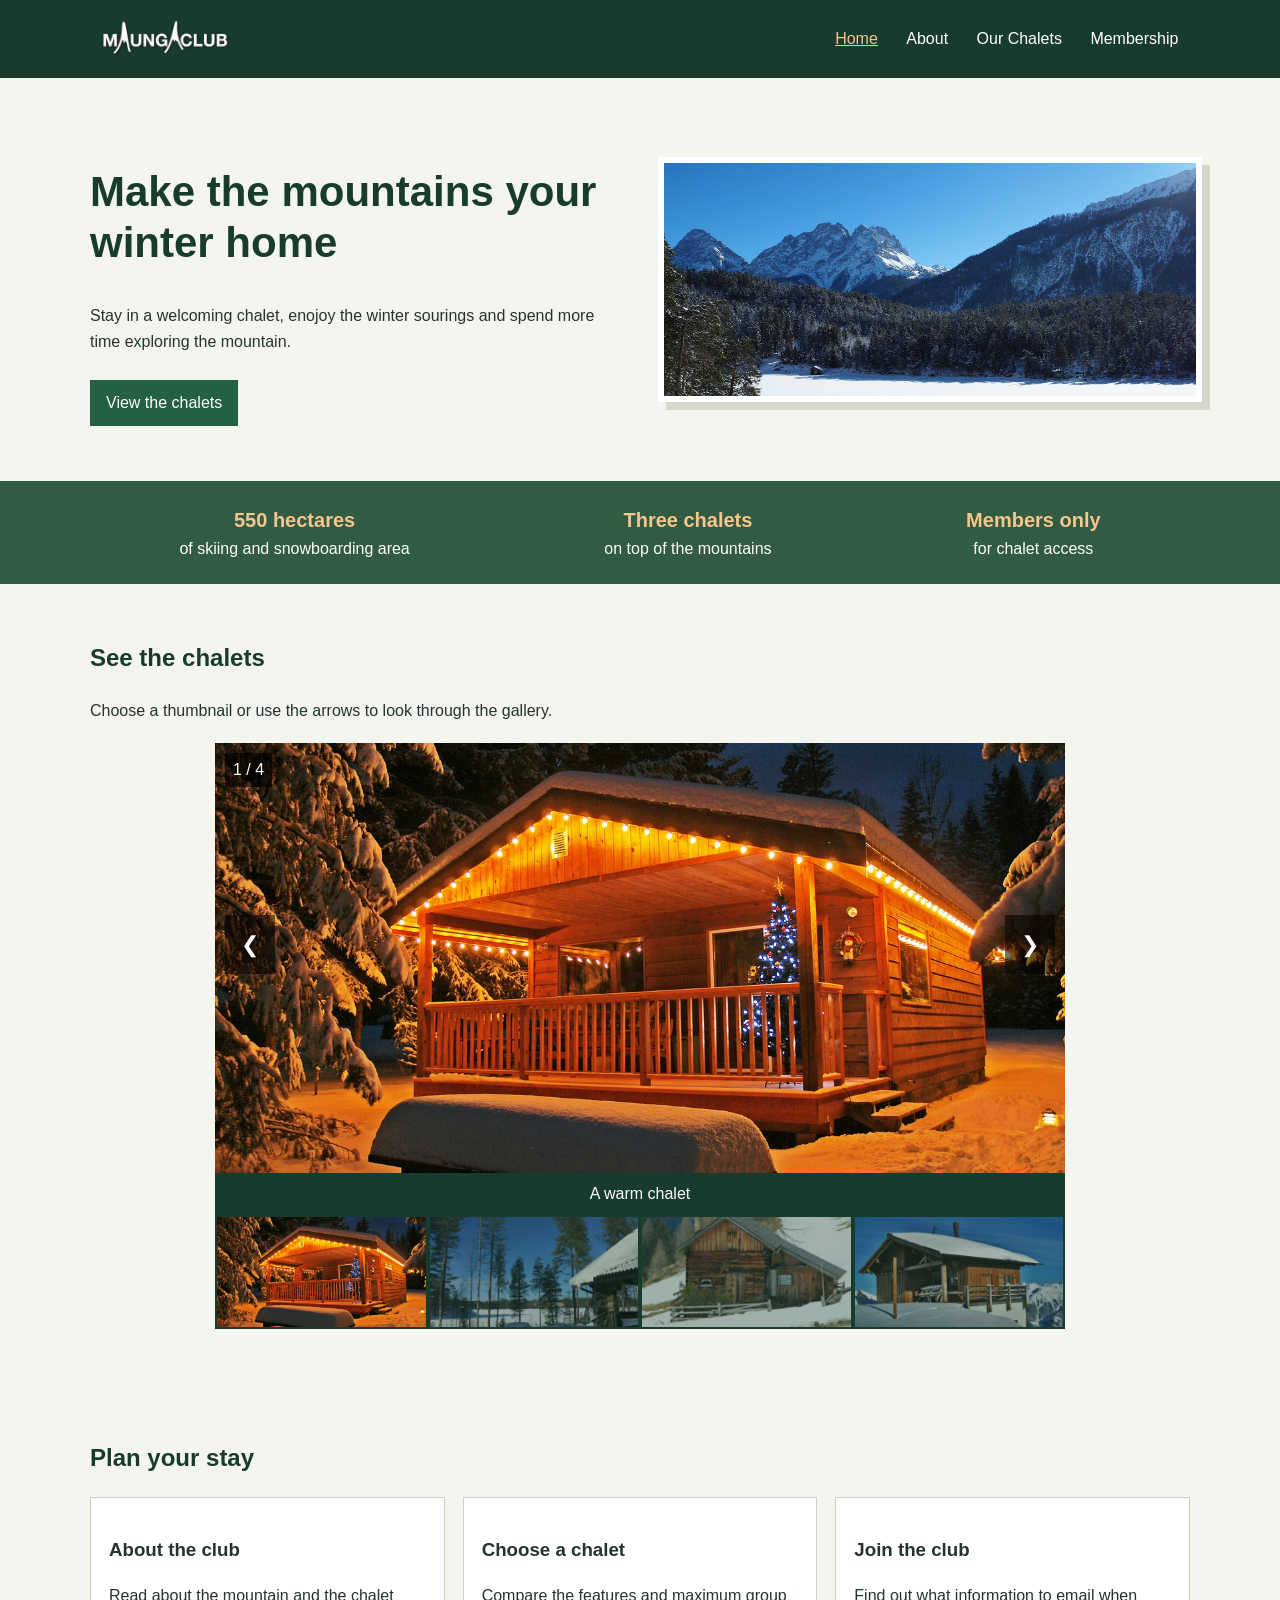
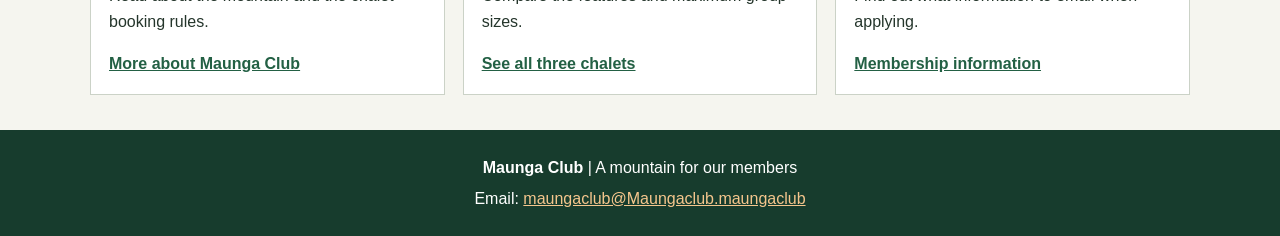
<file: index.html>
<!doctype html>
<!--This is the home page for your website-->
<html lang="en">

<head>
    <meta charset="UTF-8">
    <meta name="viewport" content="width=device-width, initial-scale=1.0">
    <title>Maunga Club | Home</title>
    <link rel="stylesheet" href="css/main.css">
</head>

<body>
    <header>
        <a class="logo" href="index.html"><img src="pics/Maunga_Club_white.png" alt="Maunga Club logo"></a>
        <nav>
            <a href="index.html" class="current-page">Home</a>
            <a href="About.html">About</a>
            <a href="Chalets.html">Our Chalets</a>
            <a href="Contact.html">Membership</a>
        </nav>
    </header>

    <main>
        <section class=hero>
            <div>
                <h1> Make the mountains your winter home</h1>
                <p>Stay in a welcoming chalet, enojoy the winter sourings and spend more time exploring the mountain.
                </p>
                <a class="button" href="Chalets.html">View the chalets</a>
            </div>
            <img src="pics/mountain_view_1.jpg" alt="A warm chalet">
        </section>

        <section class="facts">
            <p><strong> 550 hectares</strong><br>of skiing and snowboarding area</p>
            <p><strong>Three chalets</strong><br>on top of the mountains</p>
            <p><strong>Members only</strong><br>for chalet access</p>
        </section>

        <section class="slideshow-section">
            <h2>See the chalets</h2>
            <p>Choose a thumbnail or use the arrows to look through the gallery.</p>

            <div class="container">
                <input class="slide-radio" type="radio" name="photo" id="photo1" checked
                    aria-label="Show photo 1: Maunga Club chalet">
                <input class="slide-radio" type="radio" name="photo" id="photo2"
                    aria-label="Show photo 2: Kererū chalet">
                <input class="slide-radio" type="radio" name="photo" id="photo3"
                    aria-label="Show photo 3: Kākāpō chalet">
                <input class="slide-radio" type="radio" name="photo" id="photo4"
                    aria-label="Show photo 4: Pūkeko chalet">

                <div class="slides">
                    <div class="mySlides slide1">
                        <div class="numbertext">1 / 4</div>
                        <img src="pics/maunga_club_cabin.jpg" alt="Maunga Club Cabin">
                        <label class="prev" for="photo4" aria-label="Previous photo">&#10094;</label>
                        <label class="next" for="photo2" aria-label="Next photo">&#10095;</label>
                    </div>

                    <div class="mySlides slide2">
                        <div class="numbertext">2 / 4</div>
                        <img src="pics/kereru/cabin_exterior.jpg" alt="Kererū chalet">
                        <label class="prev" for="photo1" aria-label="Previous photo">&#10094;</label>
                        <label class="next" for="photo3" aria-label="Next photo">&#10095;</label>
                    </div>

                    <div class="mySlides slide3">
                        <div class="numbertext">3 / 4</div>
                        <img src="pics/kakapo/cabin_exterior_thumb.jpg" alt="Kākāpō chalet with a large deck">
                        <label class="prev" for="photo2" aria-label="Previous photo">&#10094;</label>
                        <label class="next" for="photo4" aria-label="Next photo">&#10095;</label>
                    </div>

                    <div class="mySlides slide4">
                        <div class="numbertext">4 / 4</div>
                        <img src="pics/pukeko/chalet_exterior.jpg" alt="Pūkeko chalet among snowy trees">
                        <label class="prev" for="photo3" aria-label="Previous photo">&#10094;</label>
                        <label class="next" for="photo1" aria-label="Next photo">&#10095;</label>
                    </div>
                </div>

                <div class="caption-container">
                    <p class="caption caption1">A warm chalet </p>
                    <p class="caption caption2">Kererū chalet in the mountains</p>
                    <p class="caption caption3">Kākāpō chalet with a large deck</p>
                    <p class="caption caption4">Pūkeko chalet among trees</p>
                </div>

                <div class="thumbnail-row">
                    <label for="photo1"><img src="pics/maunga_club_cabin.jpg" alt="" title="Maunga Club chalet"></label>
                    <label for="photo2"><img src="pics/kereru/cabin_exterior.jpg" alt="" title="Kererū chalet"></label>
                    <label for="photo3"><img src="pics/kakapo/cabin_exterior_thumb.jpg" alt=""
                            title="Kākāpō chalet"></label>
                    <label for="photo4"><img src="pics/pukeko/chalet_exterior.jpg" alt="" title="Pūkeko chalet"></label>
                </div>
        </section>

        <section class="home-links">
            <h2>Plan your stay</h2>
            <div class="card-grid">
                <article class="card">
                    <h3>About the club</h3>
                    <p>Read about the mountain and the chalet booking rules.</p>
                    <a href="About.html">More about Maunga Club</a>
                </article>
                <article class="card">
                    <h3>Choose a chalet</h3>
                    <p>Compare the features and maximum group sizes.</p>
                    <a href="Chalets.html">See all three chalets</a>
                </article>
                <article class="card">
                    <h3>Join the club</h3>
                    <p>Find out what information to email when applying.</p>
                    <a href="Contact.html">Membership information</a>
                </article>
            </div>
        </section>
    </main>

    <footer>
        <p><strong>Maunga Club</strong> | A mountain for our members</p>
        <p>Email: <a href="mailto:maungaclub@maungaclub.maungaclub">maungaclub@Maungaclub.maungaclub</a></p>
    </footer>
</body>

</html>
</file>
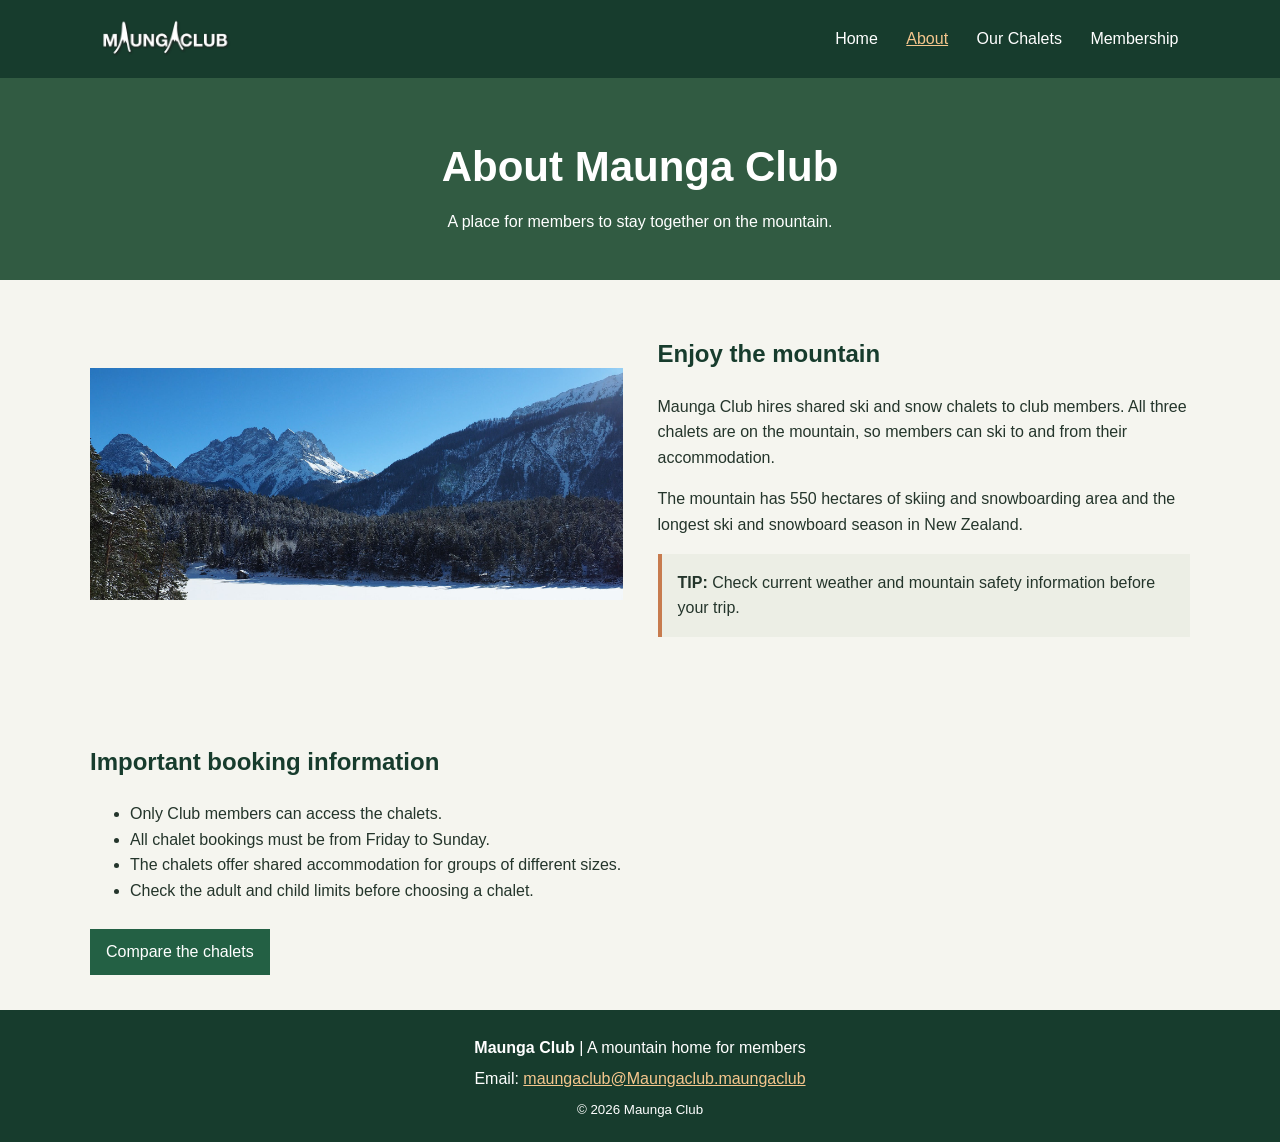
<file: About.html>
<!doctype html>
<!--This is the home page for your website-->
<html lang="en">

<head>
    <meta charset="UTF-8">
    <meta name="viewport" content="width=device-width, initial-scale=1.0">
    <title>Maunga Club | About</title>
    <link rel="stylesheet" href="css/main.css">
</head>

<body>
    <header>
        <a class="logo" href="index.html"><img src="pics/Maunga_Club_white.png" alt="Maunga Club logo"></a>
        <nav>
            <a href="index.html">Home</a>
            <a href="About.html" class="current-page">About</a>
            <a href="Chalets.html">Our Chalets</a>
            <a href="Contact.html">Membership</a>
        </nav>
    </header>

    <main>
        <section class="page-heading">
            <h1>About Maunga Club</h1>
            <p>A place for members to stay together on the mountain.</p>
        </section>

        <section class="content two-columns">
            <img src="pics/mountain_view_1.jpg" alt="A chalet glowing in the evening snow">
            <div>
                <h2>Enjoy the mountain</h2>
                <p>Maunga Club hires shared ski and snow chalets to club members. All three chalets are on the mountain,
                    so members can ski to and from their accommodation.</p>
                <p>The mountain has 550 hectares of skiing and snowboarding area and the longest ski and snowboard
                    season in New Zealand.</p>
                <p class="note"><strong>TIP:</strong> Check current weather and mountain safety information before your
                    trip.</p>
            </div>
        </section>

        <section class="content">
            <h2>Important booking information</h2>
            <ul>
                <li>Only Club members can access the chalets.</li>
                <li>All chalet bookings must be from Friday to Sunday.</li>
                <li>The chalets offer shared accommodation for groups of different sizes.</li>
                <li>Check the adult and child limits before choosing a chalet.</li>
            </ul>
            <a class="button" href="Chalets.html">Compare the chalets</a>
        </section>
    </main>

    <footer>
        <p><strong>Maunga Club</strong> | A mountain home for members</p>
        <p>Email: <a href="mailto:maungaclub@maungaclub.maungaclub">maungaclub@Maungaclub.maungaclub</a></p>
        <small>© 2026 Maunga Club</small>
    </footer>
</body>

</html>
</file>
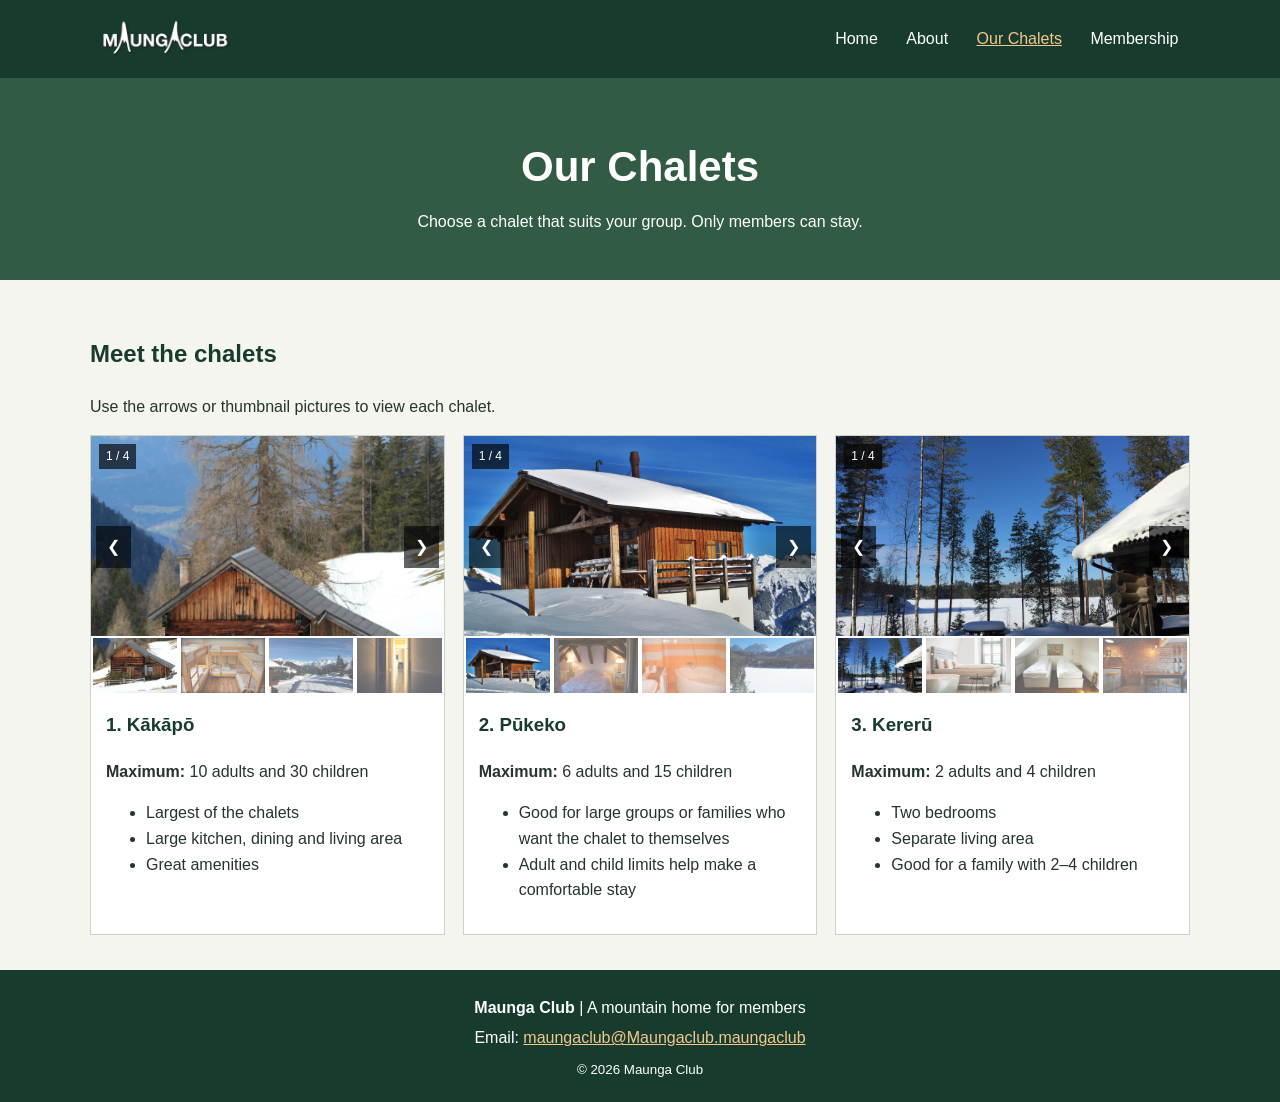
<file: Chalets.html>
<!doctype html>
<!--This is the home page for your website-->
<html lang="en">

<head>
    <meta charset="UTF-8">
    <meta name="viewport" content="width=device-width, initial-scale=1.0">
    <title>Maunga Club | Our Chalets</title>
    <link rel="stylesheet" href="css/main.css">
</head>

<body>
    <header>
        <a class="logo" href="index.html"><img src="pics/Maunga_Club_white.png" alt="Maunga Club logo"></a>
        <nav>
            <a href="index.html">Home</a>
            <a href="About.html">About</a>
            <a href="Chalets.html" class="current-page">Our Chalets</a>
            <a href="Contact.html">Membership</a>
        </nav>
    </header>

    <main>
        <section class="page-heading">
            <h1>Our Chalets</h1>
            <p>Choose a chalet that suits your group. Only members can stay.</p>
        </section>

        <section class="content">
            <h2>Meet the chalets</h2>
            <p>Use the arrows or thumbnail pictures to view each chalet.</p>

            <div class="chalet-grid">
                <article class="chalet-card">
                    <div class="mini-gallery">
                        <input class="mini-radio" type="radio" name="kakapo" id="kakapo1" checked
                            aria-label="Show Kākāpō photo 1">
                        <div class="mini-slide">
                            <img src="pics/kakapo/cabin_exterior.jpg" alt="Outside of Kākāpō chalet">
                            <span class="mini-number">1 / 4</span>
                            <label class="mini-prev" for="kakapo4" aria-label="Previous Kākāpō photo">&#10094;</label>
                            <label class="mini-next" for="kakapo2" aria-label="Next Kākāpō photo">&#10095;</label>
                        </div>
                        <input class="mini-radio" type="radio" name="kakapo" id="kakapo2"
                            aria-label="Show Kākāpō photo 2">
                        <div class="mini-slide">
                            <img src="pics/kakapo/bunk_room.jpg" alt="Bunk room inside Kākāpō chalet">
                            <span class="mini-number">2 / 4</span>
                            <label class="mini-prev" for="kakapo1" aria-label="Previous Kākāpō photo">&#10094;</label>
                            <label class="mini-next" for="kakapo3" aria-label="Next Kākāpō photo">&#10095;</label>
                        </div>
                        <input class="mini-radio" type="radio" name="kakapo" id="kakapo3"
                            aria-label="Show Kākāpō photo 3">
                        <div class="mini-slide">
                            <img src="pics/kakapo/cabin_view.jpg" alt="View from Kākāpō chalet">
                            <span class="mini-number">3 / 4</span>
                            <label class="mini-prev" for="kakapo2" aria-label="Previous Kākāpō photo">&#10094;</label>
                            <label class="mini-next" for="kakapo4" aria-label="Next Kākāpō photo">&#10095;</label>
                        </div>
                        <input class="mini-radio" type="radio" name="kakapo" id="kakapo4"
                            aria-label="Show Kākāpō photo 4">
                        <div class="mini-slide">
                            <img src="pics/kakapo/hallway.jpg" alt="Hallway inside Kākāpō chalet">
                            <span class="mini-number">4 / 4</span>
                            <label class="mini-prev" for="kakapo3" aria-label="Previous Kākāpō photo">&#10094;</label>
                            <label class="mini-next" for="kakapo1" aria-label="Next Kākāpō photo">&#10095;</label>
                        </div>
                        <div class="mini-thumbnails">
                            <label for="kakapo1"><img src="pics/kakapo/cabin_exterior_thumb.jpg" alt=""
                                    title="Kākāpō chalet exterior"></label>
                            <label for="kakapo2"><img src="pics/kakapo/bunk_room_thumb.jpg" alt=""
                                    title="Kākāpō bunk room"></label>
                            <label for="kakapo3"><img src="pics/kakapo/cabin_view_thumb.jpg" alt=""
                                    title="View from Kākāpō"></label>
                            <label for="kakapo4"><img src="pics/kakapo/hallway_thumb.jpg" alt=""
                                    title="Kākāpō hallway"></label>
                        </div>
                    </div>

                    <div class="chalet-info">
                        <h3>1. Kākāpō</h3>
                        <p><strong>Maximum:</strong> 10 adults and 30 children</p>
                        <ul>
                            <li>Largest of the chalets</li>
                            <li>Large kitchen, dining and living area</li>
                            <li>Great amenities</li>
                        </ul>
                    </div>
                </article>

                <article class="chalet-card">
                    <div class="mini-gallery">
                        <input class="mini-radio" type="radio" name="pukeko" id="pukeko1" checked
                            aria-label="Show Pūkeko photo 1">
                        <div class="mini-slide">
                            <img src="pics/pukeko/chalet_exterior.jpg" alt="Outside of Pūkeko chalet">
                            <span class="mini-number">1 / 4</span>
                            <label class="mini-prev" for="pukeko4" aria-label="Previous Pūkeko photo">&#10094;</label>
                            <label class="mini-next" for="pukeko2" aria-label="Next Pūkeko photo">&#10095;</label>
                        </div>
                        <input class="mini-radio" type="radio" name="pukeko" id="pukeko2"
                            aria-label="Show Pūkeko photo 2">
                        <div class="mini-slide">
                            <img src="pics/pukeko/adult_bedroom.jpg" alt="Adult bedroom inside Pūkeko chalet">
                            <span class="mini-number">2 / 4</span>
                            <label class="mini-prev" for="pukeko1" aria-label="Previous Pūkeko photo">&#10094;</label>
                            <label class="mini-next" for="pukeko3" aria-label="Next Pūkeko photo">&#10095;</label>
                        </div>
                        <input class="mini-radio" type="radio" name="pukeko" id="pukeko3"
                            aria-label="Show Pūkeko photo 3">
                        <div class="mini-slide">
                            <img src="pics/pukeko/bathroom.jpg" alt="Bathroom inside Pūkeko chalet">
                            <span class="mini-number">3 / 4</span>
                            <label class="mini-prev" for="pukeko2" aria-label="Previous Pūkeko photo">&#10094;</label>
                            <label class="mini-next" for="pukeko4" aria-label="Next Pūkeko photo">&#10095;</label>
                        </div>
                        <input class="mini-radio" type="radio" name="pukeko" id="pukeko4"
                            aria-label="Show Pūkeko photo 4">
                        <div class="mini-slide">
                            <img src="pics/pukeko/chalet_view.jpg" alt="View from Pūkeko chalet">
                            <span class="mini-number">4 / 4</span>
                            <label class="mini-prev" for="pukeko3" aria-label="Previous Pūkeko photo">&#10094;</label>
                            <label class="mini-next" for="pukeko1" aria-label="Next Pūkeko photo">&#10095;</label>
                        </div>
                        <div class="mini-thumbnails">
                            <label for="pukeko1"><img src="pics/pukeko/chalet_exterior_thumb.jpg" alt=""
                                    title="Pūkeko chalet exterior"></label>
                            <label for="pukeko2"><img src="pics/pukeko/adult_bedroom_thumb.jpg" alt=""
                                    title="Pūkeko adult bedroom"></label>
                            <label for="pukeko3"><img src="pics/pukeko/bathroom_thumb.jpg" alt=""
                                    title="Pūkeko bathroom"></label>
                            <label for="pukeko4"><img src="pics/pukeko/chalet_view_thumb.jpg" alt=""
                                    title="View from Pūkeko"></label>
                        </div>
                    </div>
                    <div class="chalet-info">
                        <h3>2. Pūkeko</h3>
                        <p><strong>Maximum:</strong> 6 adults and 15 children</p>
                        <ul>
                            <li>Good for large groups or families who want the chalet to themselves</li>
                            <li>Adult and child limits help make a comfortable stay</li>
                        </ul>
                    </div>
                </article>

                <article class="chalet-card">
                    <div class="mini-gallery">
                        <input class="mini-radio" type="radio" name="kereru" id="kereru1" checked
                            aria-label="Show Kererū photo 1">
                        <div class="mini-slide">
                            <img src="pics/kereru/cabin_exterior.jpg" alt="Outside of Kererū chalet">
                            <span class="mini-number">1 / 4</span>
                            <label class="mini-prev" for="kereru4" aria-label="Previous Kererū photo">&#10094;</label>
                            <label class="mini-next" for="kereru2" aria-label="Next Kererū photo">&#10095;</label>
                        </div>
                        <input class="mini-radio" type="radio" name="kereru" id="kereru2"
                            aria-label="Show Kererū photo 2">
                        <div class="mini-slide">
                            <img src="pics/kereru/adult_bedroom.jpg" alt="Adult bedroom inside Kererū chalet">
                            <span class="mini-number">2 / 4</span>
                            <label class="mini-prev" for="kereru1" aria-label="Previous Kererū photo">&#10094;</label>
                            <label class="mini-next" for="kereru3" aria-label="Next Kererū photo">&#10095;</label>
                        </div>
                        <input class="mini-radio" type="radio" name="kereru" id="kereru3"
                            aria-label="Show Kererū photo 3">
                        <div class="mini-slide">
                            <img src="pics/kereru/kids_bedroom.jpg" alt="Children's bedroom inside Kererū chalet">
                            <span class="mini-number">3 / 4</span>
                            <label class="mini-prev" for="kereru2" aria-label="Previous Kererū photo">&#10094;</label>
                            <label class="mini-next" for="kereru4" aria-label="Next Kererū photo">&#10095;</label>
                        </div>
                        <input class="mini-radio" type="radio" name="kereru" id="kereru4"
                            aria-label="Show Kererū photo 4">
                        <div class="mini-slide">
                            <img src="pics/kereru/kitchen.jpg" alt="Kitchen inside Kererū chalet">
                            <span class="mini-number">4 / 4</span>
                            <label class="mini-prev" for="kereru3" aria-label="Previous Kererū photo">&#10094;</label>
                            <label class="mini-next" for="kereru1" aria-label="Next Kererū photo">&#10095;</label>
                        </div>
                        <div class="mini-thumbnails">
                            <label for="kereru1"><img src="pics/kereru/cabin_exterior_thumb.jpg" alt=""
                                    title="Kererū chalet exterior"></label>
                            <label for="kereru2"><img src="pics/kereru/adult_bedroom_thumb.jpg" alt=""
                                    title="Kererū adult bedroom"></label>
                            <label for="kereru3"><img src="pics/kereru/kids_bedroom_thumb.jpg" alt=""
                                    title="Kererū children's bedroom"></label>
                            <label for="kereru4"><img src="pics/kereru/kitchen_thumb.jpg" alt=""
                                    title="Kererū kitchen"></label>
                        </div>
                    </div>
                    <div class="chalet-info">
                        <h3>3. Kererū</h3>
                        <p><strong>Maximum:</strong> 2 adults and 4 children</p>
                        <ul>
                            <li>Two bedrooms</li>
                            <li>Separate living area</li>
                            <li>Good for a family with 2–4 children</li>
                        </ul>
                    </div>
                </article>
            </div>
        </section>

    </main>

    <footer>
        <p><strong>Maunga Club</strong> | A mountain home for members</p>
        <p>Email: <a href="mailto:maungaclub@maungaclub.maungaclub">maungaclub@Maungaclub.maungaclub</a></p>
        <small>© 2026 Maunga Club</small>
    </footer>
</body>

</html>
</file>
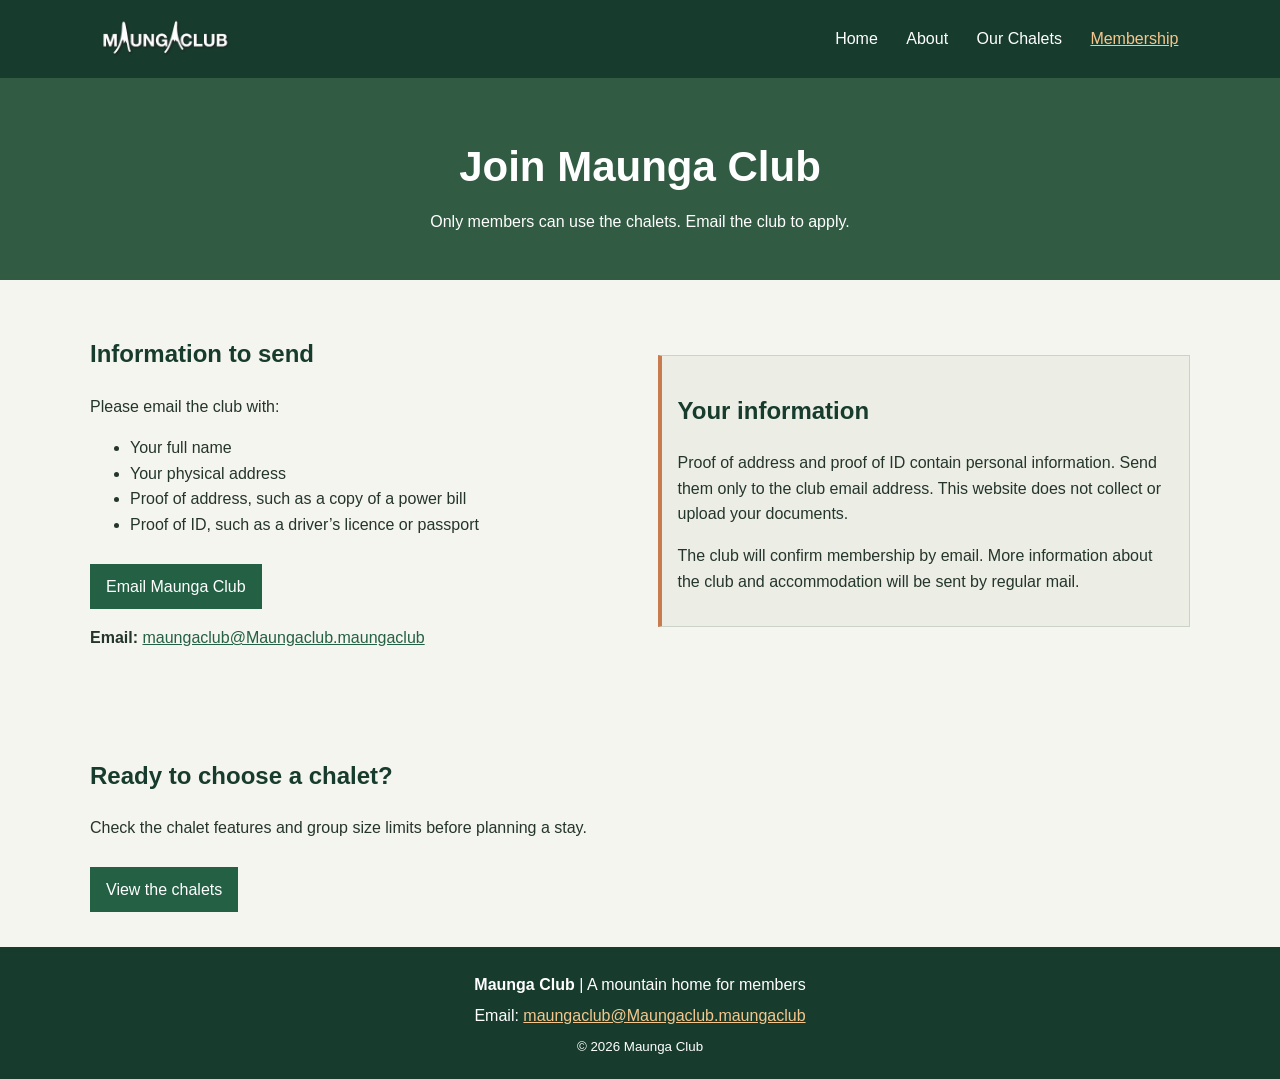
<file: Contact.html>
<!doctype html>
<!--This is the home page for your website-->
<html lang="en">

<head>
    <meta charset="UTF-8">
    <meta name="viewport" content="width=device-width, initial-scale=1.0">
    <title>Maunga Club | Membership</title>
    <link rel="stylesheet" href="css/main.css">
</head>

<body>
    <header>
        <a class="logo" href="index.html"><img src="pics/Maunga_Club_white.png" alt="Maunga Club logo"></a>
        <nav>
            <a href="index.html">Home</a>
            <a href="About.html">About</a>
            <a href="Chalets.html">Our Chalets</a>
            <a href="Contact.html" class="current-page">Membership</a>
        </nav>
    </header>

    <main>
        <section class="page-heading">
            <h1>Join Maunga Club</h1>
            <p>Only members can use the chalets. Email the club to apply.</p>
        </section>

        <section class="content two-columns">
            <div>
                <h2>Information to send</h2>
                <p>Please email the club with:</p>
                <ul>
                    <li>Your full name</li>
                    <li>Your physical address</li>
                    <li>Proof of address, such as a copy of a power bill</li>
                    <li>Proof of ID, such as a driver’s licence or passport</li>
                </ul>
                <p><a class="button"
                        href="mailto:maungaclub@maungaclub.maungaclub?subject=Maunga%20Club%20membership">Email Maunga
                        Club</a></p>
                <p><strong>Email:</strong> <a
                        href="mailto:maungaclub@maungaclub.maungaclub">maungaclub@Maungaclub.maungaclub</a></p>
            </div>

            <aside class="privacy-note">
                <h2>Your information</h2>
                <p>Proof of address and proof of ID contain personal information. Send them only to the club email
                    address. This website does not collect or upload your documents.</p>
                <p>The club will confirm membership by email. More information about the club and accommodation will be
                    sent by regular mail.</p>
            </aside>
        </section>

        <section class="content">
            <h2>Ready to choose a chalet?</h2>
            <p>Check the chalet features and group size limits before planning a stay.</p>
            <a class="button" href="Chalets.html">View the chalets</a>
        </section>
    </main>

    <footer>
        <p><strong>Maunga Club</strong> | A mountain home for members</p>
        <p>Email: <a href="mailto:maungaclub@maungaclub.maungaclub">maungaclub@Maungaclub.maungaclub</a></p>
        <small>© 2026 Maunga Club</small>
    </footer>
</body>

</html>
</file>
<file: css/main.css>
body {
    margin: 0;
    color: #24352b;
    background-color: #f5f5ef;
    font-family: "Roboto", Arial, sans-serif;
    line-height: 1.6;
}

img {
    max-width: 100%;
}

header {
    display: flex;
    justify-content: space-between;
    align-items: center;
    padding: 18px 7%;
    color: white;
    background-color: #173c2d;
}

.logo {
    display: inline-block;
    flex-shrink: 0;
}

.logo img {
    display: block;
    width: 150px;
    height: 40px;
    object-fit: contain;
}

nav a {
    display: inline-block;
    padding: 8px 12px;
    color: white;
    text-decoration: none;
}

nav a:hover,
nav a.current-page {
    color: #f5c68d;
    text-decoration: underline;
}

a {
    color: #236044;
}

a:hover {
    color: #a94f2e;
}

.hero {
    display: grid;
    grid-template-columns: 1fr 1fr;
    align-items: center;
    gap: 35px;
    max-width: 1100px;
    margin: 0 auto;
    padding: 55px 7%;
}

.hero h1,
.page-heading h1 {
    color: #173c2d;
    font-size: 42px;
    line-height: 1.2;
}

.hero img {
    width: 100%;
    border: 6px solid white;
    box-shadow: 8px 8px #d5d9cd;
}

.button {
    display: inline-block;
    margin-top: 10px;
    padding: 10px 16px;
    color: white;
    background-color: #236044;
    text-decoration: none;
}

.button:hover {
    color: white;
    background-color: #a94f2e;
}

.facts {
    display: flex;
    justify-content: space-around;
    gap: 15px;
    padding: 15px 7%;
    color: white;
    background-color: #315b42;
    text-align: center;
}

.facts p {
    margin: 8px;
}

.facts strong {
    color: #f5c68d;
    font-size: 20px;
}

.slideshow-section,
.content,
.home-links {
    max-width: 1100px;
    margin: 0 auto;
    padding: 35px 7%;
}

h2 {
    color: #173c2d;
}

.container {
    position: relative;
    max-width: 850px;
    margin: 20px auto;
}

.slide-radio {
    position: absolute;
    width: 1px;
    height: 1px;
    opacity: 0;
}

.mySlides {
    display: none;
    position: relative;
}

#photo1:checked~.slides .slide1,
#photo2:checked~.slides .slide2,
#photo3:checked~.slides .slide3,
#photo4:checked~.slides .slide4 {
    display: block;
}

.mySlides img {
    display: block;
    width: 100%;
    height: 430px;
    object-fit: cover;
}

.numbertext {
    position: absolute;
    top: 10px;
    left: 10px;
    padding: 4px 8px;
    color: white;
    background-color: rgba(0, 0, 0, 0.65);
}

.prev,
.next {
    position: absolute;
    top: 40%;
    padding: 12px 16px;
    border: none;
    color: white;
    background-color: rgba(0, 0, 0, 0.55);
    cursor: pointer;
    font-size: 22px;
    user-select: none;
}

.prev {
    left: 10px;
}

.next {
    right: 10px;
}

.prev:hover,
.next:hover {
    background-color: rgba(0, 0, 0, 0.85);
}

.caption-container {
    padding: 8px;
    color: white;
    background-color: #173c2d;
    text-align: center;
}

.caption-container p {
    min-height: 24px;
    margin: 0;
}

.caption {
    display: none;
}

#photo1:checked~.caption-container .caption1,
#photo2:checked~.caption-container .caption2,
#photo3:checked~.caption-container .caption3,
#photo4:checked~.caption-container .caption4 {
    display: block;
}

.thumbnail-row {
    display: flex;
}

.thumbnail-row label {
    display: block;
    width: 25%;
    border: 2px solid #173c2d;
    background-color: #173c2d;
    cursor: pointer;
}

.thumbnail-row img {
    display: block;
    width: 100%;
    height: 110px;
    object-fit: cover;
    opacity: 0.6;
}

.thumbnail-row label:hover img {
    opacity: 1;
}

#photo1:checked~.thumbnail-row label[for="photo1"] img,
#photo2:checked~.thumbnail-row label[for="photo2"] img,
#photo3:checked~.thumbnail-row label[for="photo3"] img,
#photo4:checked~.thumbnail-row label[for="photo4"] img {
    opacity: 1;
}

#photo1:focus-visible~.thumbnail-row label[for="photo1"],
#photo2:focus-visible~.thumbnail-row label[for="photo2"],
#photo3:focus-visible~.thumbnail-row label[for="photo3"],
#photo4:focus-visible~.thumbnail-row label[for="photo4"] {
    outline: 3px solid #a94f2e;
}

.card-grid,
.chalet-grid {
    display: grid;
    grid-template-columns: repeat(3, 1fr);
    gap: 18px;
}

.card,
.chalet-card,
.privacy-note {
    border: 1px solid #cbd2c7;
    background-color: white;
}

.card {
    padding: 18px;
}

.card a {
    font-weight: bold;
}

.page-heading {
    padding: 30px 7%;
    color: white;
    background-color: #315b42;
    text-align: center;
}

.page-heading h1 {
    margin-bottom: 5px;
    color: white;
}

.two-columns {
    display: grid;
    grid-template-columns: 1fr 1fr;
    align-items: center;
    gap: 35px;
}

.two-columns img {
    width: 100%;
}

.chalet-image {
    display: block;
    width: 100%;
    height: 220px;
    object-fit: cover;
}

/* HWHWHWHWHWHW */
/* Each chalet gallery uses its own radio-button group. */
.mini-gallery {
    position: relative;
}

.mini-radio {
    position: absolute;
    width: 1px;
    height: 1px;
    opacity: 0;
}

.mini-slide {
    display: none;
    position: relative;
}

.mini-radio:checked+.mini-slide {
    display: block;
}

.mini-radio:focus-visible+.mini-slide {
    outline: 3px solid #a94f2e;
}

.mini-slide img {
    display: block;
    width: 100%;
    height: 200px;
    object-fit: cover;
}

.mini-number {
    position: absolute;
    top: 8px;
    left: 8px;
    padding: 3px 7px;
    color: white;
    background-color: rgba(0, 0, 0, 0.65);
    font-size: 12px;
}

.mini-prev,
.mini-next {
    position: absolute;
    top: 45%;
    padding: 8px 11px;
    color: white;
    background-color: rgba(0, 0, 0, 0.6);
    cursor: pointer;
}

.mini-prev {
    left: 5px;
}

.mini-next {
    right: 5px;
}

.mini-thumbnails {
    display: flex;
}

.mini-thumbnails label {
    width: 25%;
    border: 2px solid white;
    cursor: pointer;
}

.mini-thumbnails img {
    display: block;
    width: 100%;
    height: 55px;
    object-fit: cover;
    opacity: 0.65;
}

.mini-thumbnails label:hover img {
    opacity: 1;
}

#kakapo1:checked~.mini-thumbnails label[for="kakapo1"] img,
#kakapo2:checked~.mini-thumbnails label[for="kakapo2"] img,
#kakapo3:checked~.mini-thumbnails label[for="kakapo3"] img,
#kakapo4:checked~.mini-thumbnails label[for="kakapo4"] img,
#pukeko1:checked~.mini-thumbnails label[for="pukeko1"] img,
#pukeko2:checked~.mini-thumbnails label[for="pukeko2"] img,
#pukeko3:checked~.mini-thumbnails label[for="pukeko3"] img,
#pukeko4:checked~.mini-thumbnails label[for="pukeko4"] img,
#kereru1:checked~.mini-thumbnails label[for="kereru1"] img,
#kereru2:checked~.mini-thumbnails label[for="kereru2"] img,
#kereru3:checked~.mini-thumbnails label[for="kereru3"] img,
#kereru4:checked~.mini-thumbnails label[for="kereru4"] img {
    opacity: 1;
}

.chalet-info {
    padding: 15px;
}

.chalet-info h3 {
    margin-top: 0;
    color: #173c2d;
}

.note,
.privacy-note {
    padding: 16px;
    border-left: 4px solid #c77b4e;
    background-color: #eceee5;
}

footer {
    padding: 20px;
    color: white;
    background-color: #173c2d;
    text-align: center;
}

footer p {
    margin: 5px;
}

footer a {
    color: #f5c68d;
}

/* Stack the columns on smaller screens. */
@media screen and (max-width: 700px) {
    header {
        display: block;
        text-align: center;
    }

    nav {
        margin-top: 10px;
    }

    nav a {
        padding: 7px;
    }

    .hero,
    .two-columns {
        grid-template-columns: 1fr;
    }

    .hero h1,
    .page-heading h1 {
        font-size: 32px;
    }

    .facts {
        display: block;
    }

    .card-grid,
    .chalet-grid {
        grid-template-columns: 1fr;
    }

    .mySlides img {
        height: 280px;
    }

    .thumbnail-row img {
        height: 70px;
    }

    .mini-slide img {
        height: 230px;
    }

    .mini-thumbnails img {
        height: 65px;
    }
}
</file>
